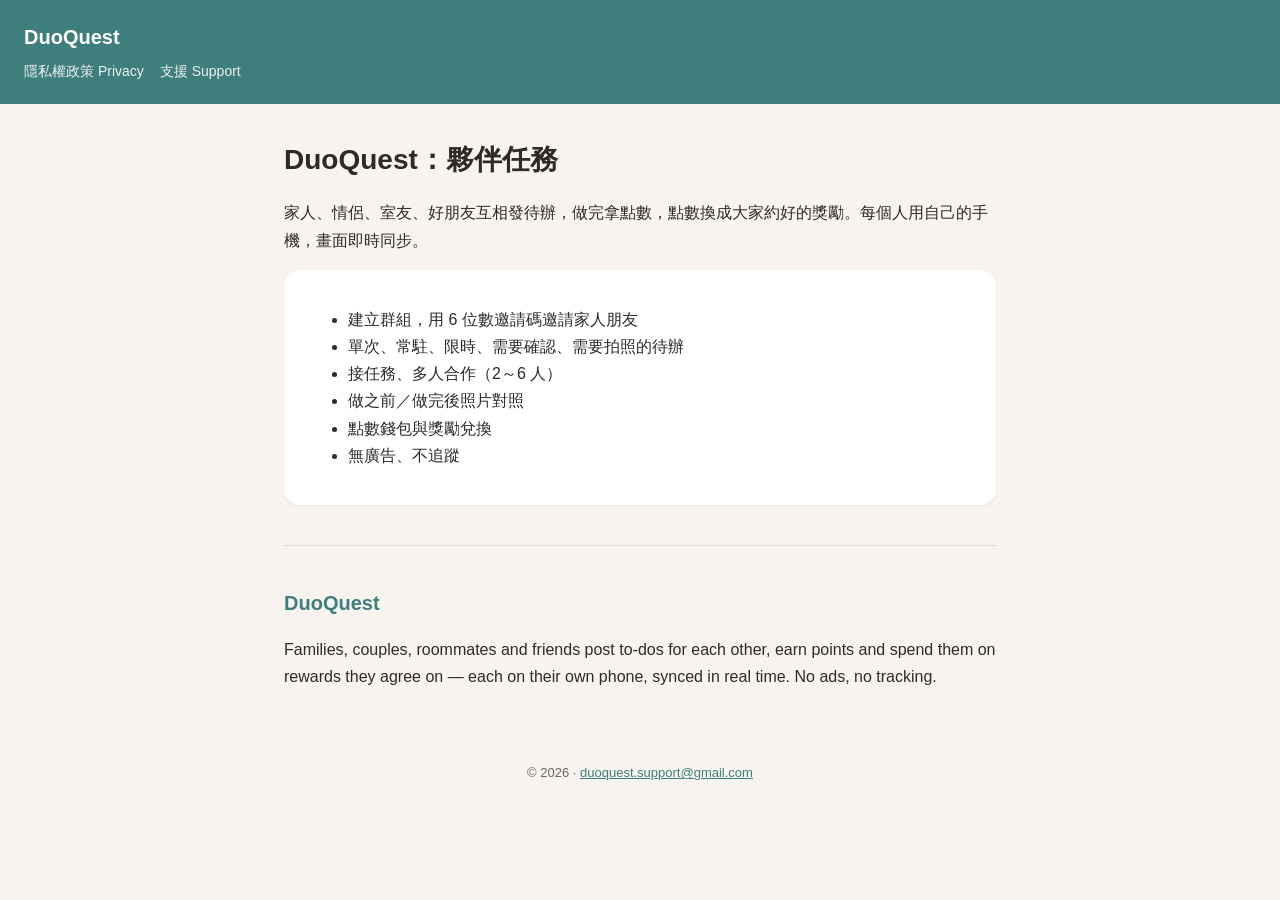
<file: index.html>
<!DOCTYPE html>
<html lang="zh-Hant">
<head>
<meta charset="utf-8">
<meta name="viewport" content="width=device-width, initial-scale=1">
<title>DuoQuest：夥伴任務</title>
<link rel="stylesheet" href="style.css">
</head>
<body>
<header><a href="./">DuoQuest</a>
<nav><a href="privacy.html">隱私權政策 Privacy</a><a href="support.html">支援 Support</a></nav></header>
<main>
<h1>DuoQuest：夥伴任務</h1>
<p>家人、情侶、室友、好朋友互相發待辦，做完拿點數，點數換成大家約好的獎勵。每個人用自己的手機，畫面即時同步。</p>
<div class="card">
<ul>
<li>建立群組，用 6 位數邀請碼邀請家人朋友</li>
<li>單次、常駐、限時、需要確認、需要拍照的待辦</li>
<li>接任務、多人合作（2～6 人）</li>
<li>做之前／做完後照片對照</li>
<li>點數錢包與獎勵兌換</li>
<li>無廣告、不追蹤</li>
</ul>
</div>
<div class="lang">
<h2>DuoQuest</h2>
<p>Families, couples, roommates and friends post to-dos for each other, earn points and spend them on rewards they agree on — each on their own phone, synced in real time. No ads, no tracking.</p>
</div>
</main>
<footer>© 2026 · <a href="mailto:duoquest.support@gmail.com">duoquest.support@gmail.com</a></footer>
</body>
</html>
</file>
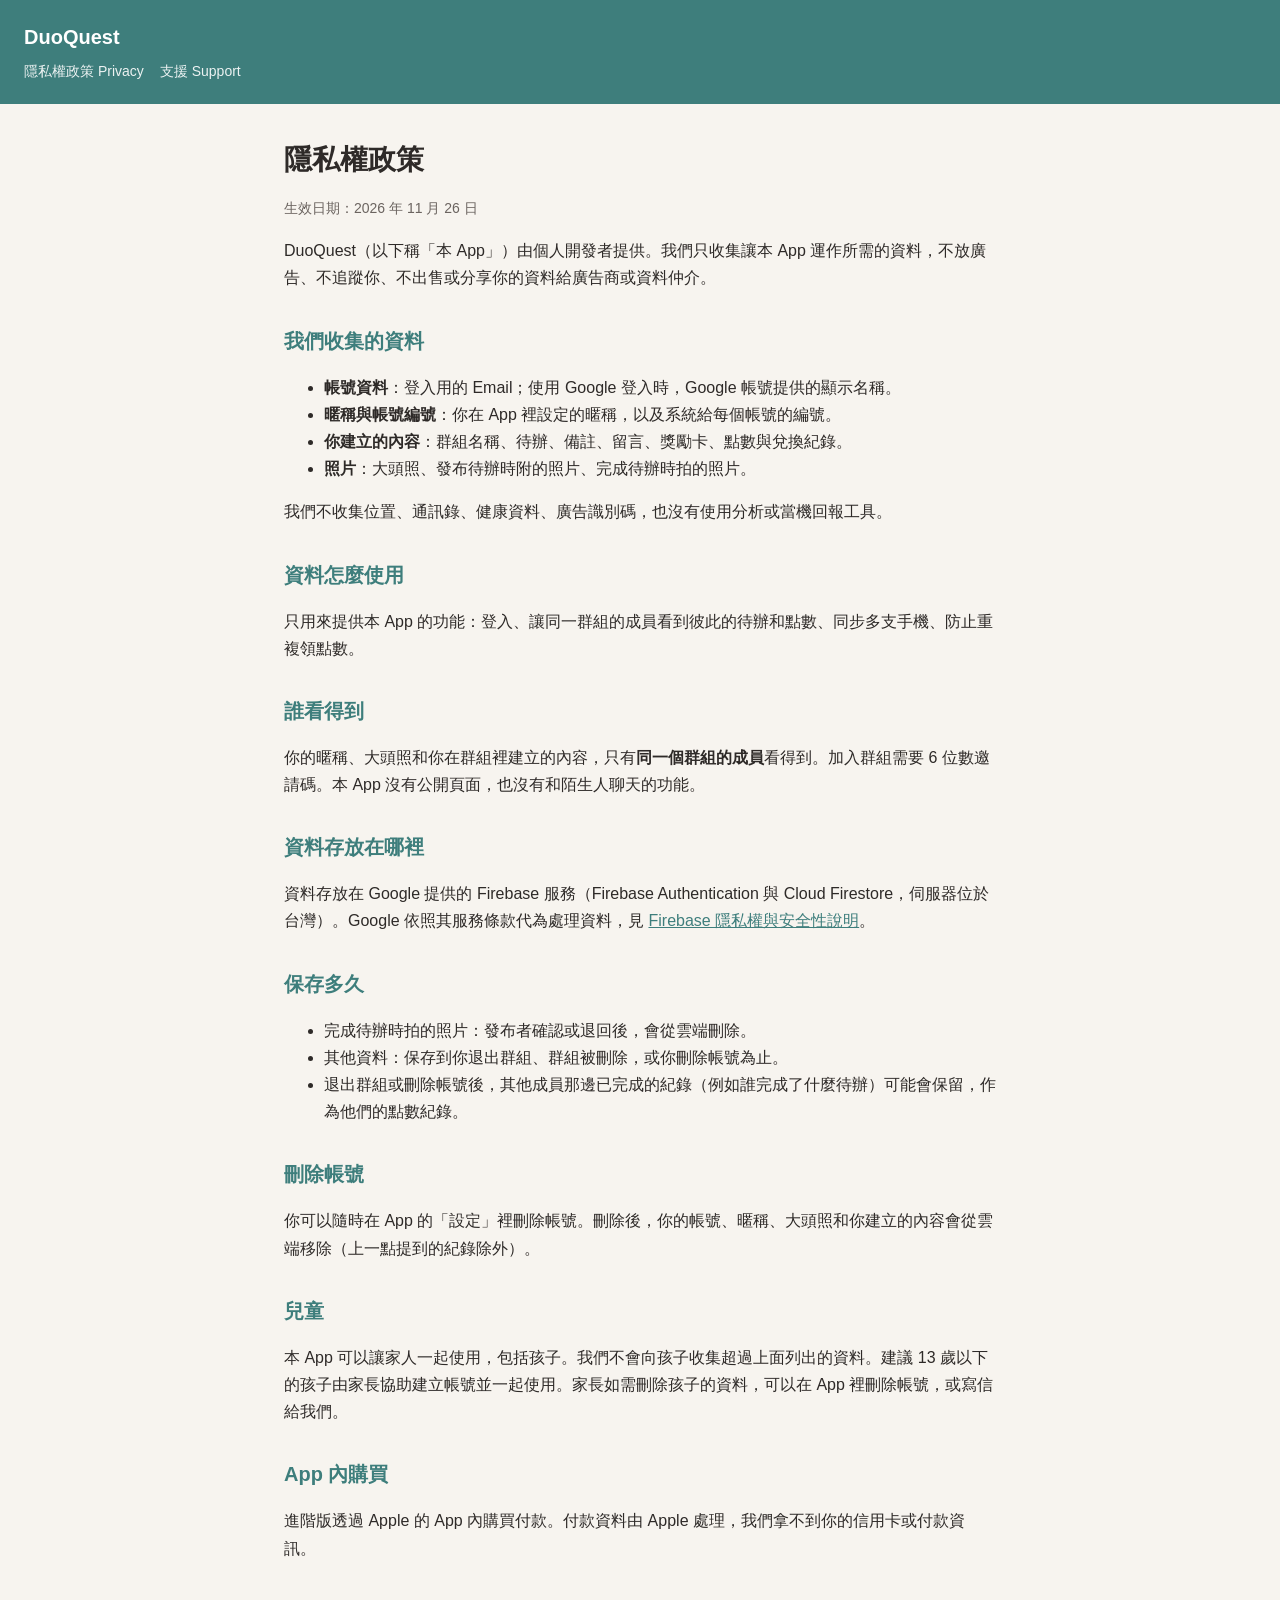
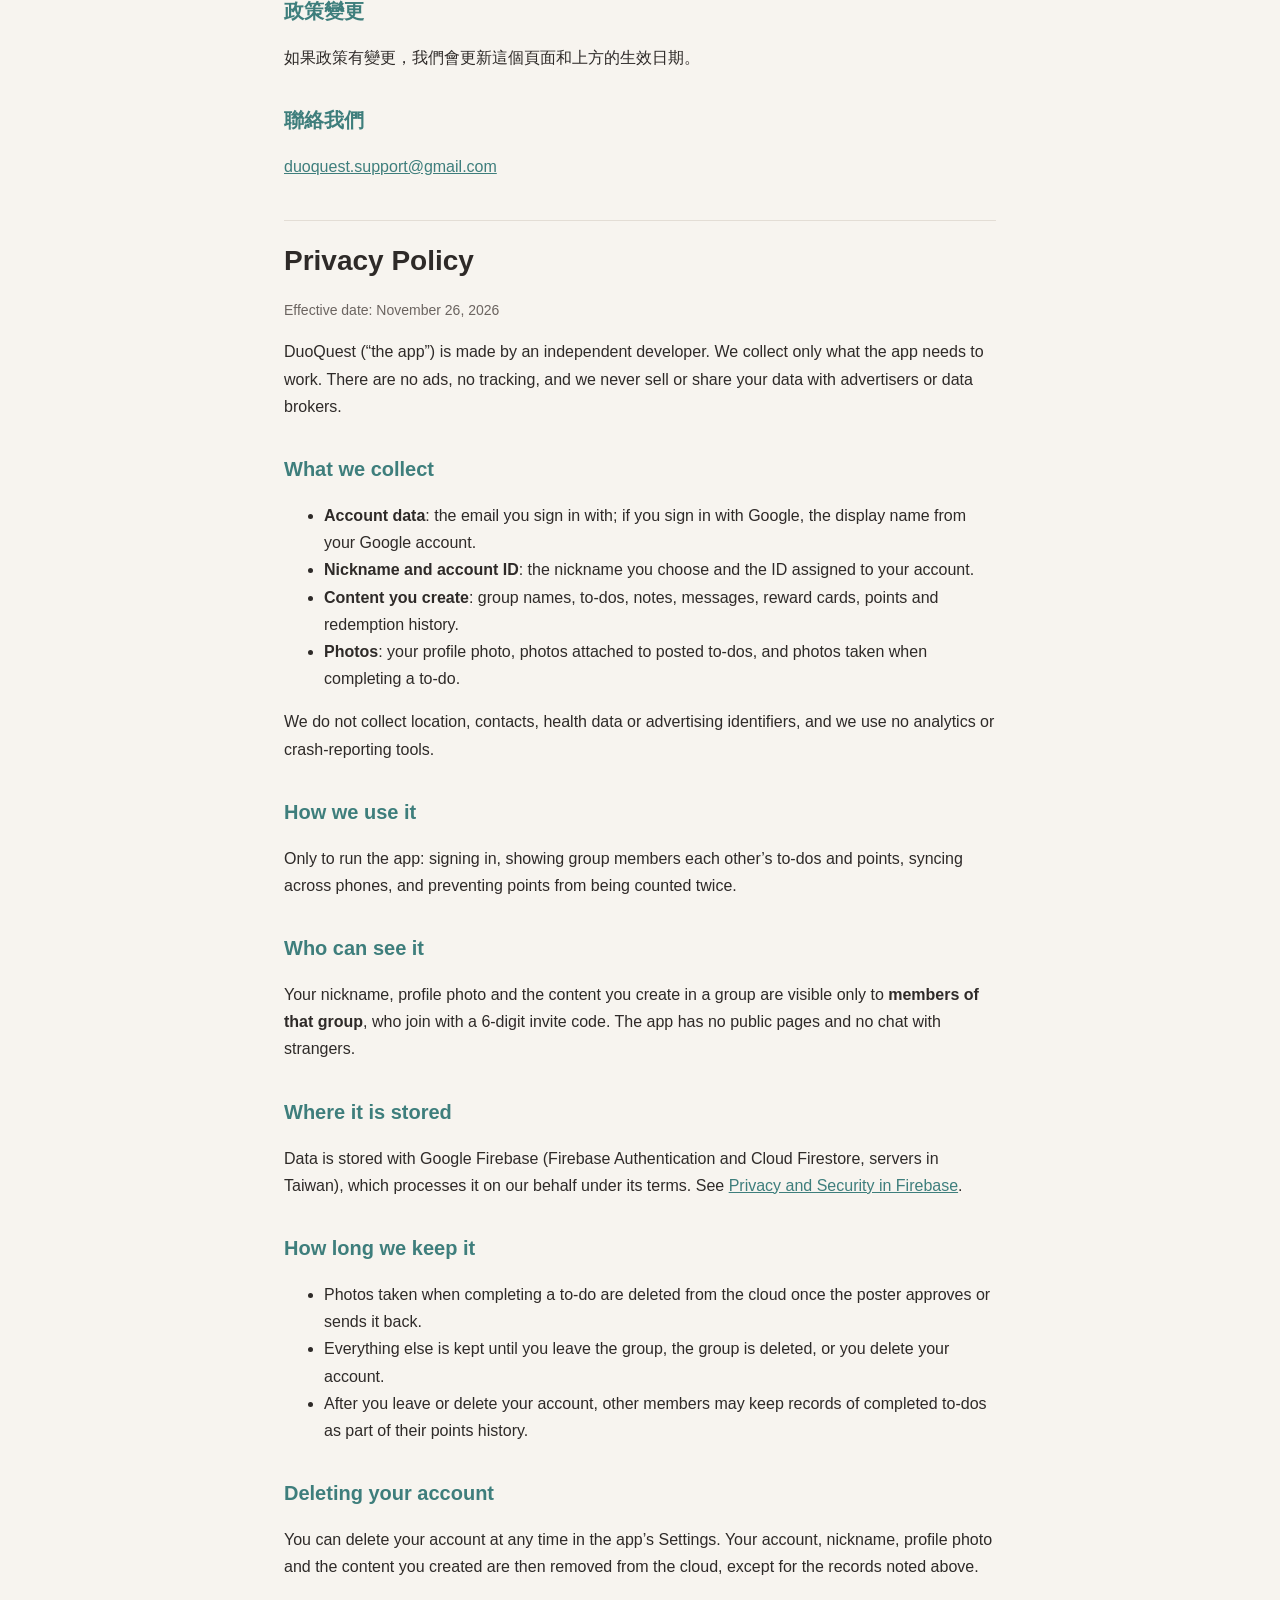
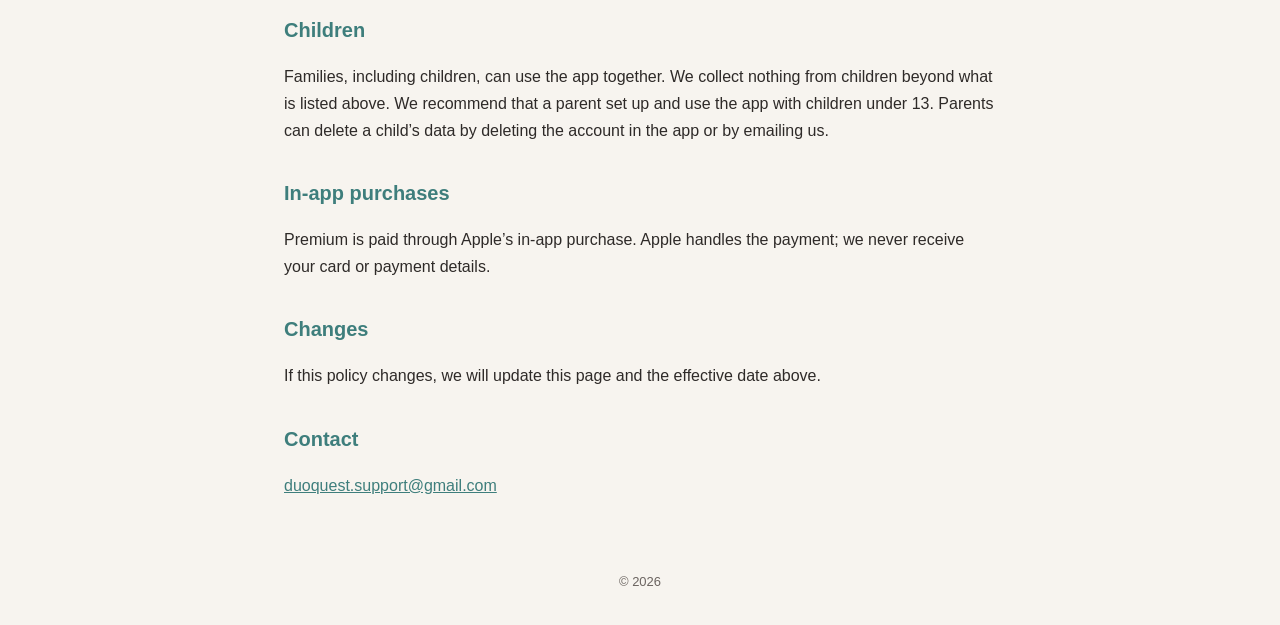
<file: privacy.html>
<!DOCTYPE html>
<html lang="zh-Hant">
<head>
<meta charset="utf-8">
<meta name="viewport" content="width=device-width, initial-scale=1">
<title>DuoQuest 隱私權政策 Privacy Policy</title>
<link rel="stylesheet" href="style.css">
</head>
<body>
<header><a href="./">DuoQuest</a>
<nav><a href="privacy.html">隱私權政策 Privacy</a><a href="support.html">支援 Support</a></nav></header>
<main>
<h1>隱私權政策</h1>
<p class="muted">生效日期：2026 年 11 月 26 日</p>
<p>DuoQuest（以下稱「本 App」）由個人開發者提供。我們只收集讓本 App 運作所需的資料，不放廣告、不追蹤你、不出售或分享你的資料給廣告商或資料仲介。</p>

<h2>我們收集的資料</h2>
<ul>
<li><strong>帳號資料</strong>：登入用的 Email；使用 Google 登入時，Google 帳號提供的顯示名稱。</li>
<li><strong>暱稱與帳號編號</strong>：你在 App 裡設定的暱稱，以及系統給每個帳號的編號。</li>
<li><strong>你建立的內容</strong>：群組名稱、待辦、備註、留言、獎勵卡、點數與兌換紀錄。</li>
<li><strong>照片</strong>：大頭照、發布待辦時附的照片、完成待辦時拍的照片。</li>
</ul>
<p>我們不收集位置、通訊錄、健康資料、廣告識別碼，也沒有使用分析或當機回報工具。</p>

<h2>資料怎麼使用</h2>
<p>只用來提供本 App 的功能：登入、讓同一群組的成員看到彼此的待辦和點數、同步多支手機、防止重複領點數。</p>

<h2>誰看得到</h2>
<p>你的暱稱、大頭照和你在群組裡建立的內容，只有<strong>同一個群組的成員</strong>看得到。加入群組需要 6 位數邀請碼。本 App 沒有公開頁面，也沒有和陌生人聊天的功能。</p>

<h2>資料存放在哪裡</h2>
<p>資料存放在 Google 提供的 Firebase 服務（Firebase Authentication 與 Cloud Firestore，伺服器位於台灣）。Google 依照其服務條款代為處理資料，見 <a href="https://firebase.google.com/support/privacy">Firebase 隱私權與安全性說明</a>。</p>

<h2>保存多久</h2>
<ul>
<li>完成待辦時拍的照片：發布者確認或退回後，會從雲端刪除。</li>
<li>其他資料：保存到你退出群組、群組被刪除，或你刪除帳號為止。</li>
<li>退出群組或刪除帳號後，其他成員那邊已完成的紀錄（例如誰完成了什麼待辦）可能會保留，作為他們的點數紀錄。</li>
</ul>

<h2>刪除帳號</h2>
<p>你可以隨時在 App 的「設定」裡刪除帳號。刪除後，你的帳號、暱稱、大頭照和你建立的內容會從雲端移除（上一點提到的紀錄除外）。</p>

<h2>兒童</h2>
<p>本 App 可以讓家人一起使用，包括孩子。我們不會向孩子收集超過上面列出的資料。建議 13 歲以下的孩子由家長協助建立帳號並一起使用。家長如需刪除孩子的資料，可以在 App 裡刪除帳號，或寫信給我們。</p>

<h2>App 內購買</h2>
<p>進階版透過 Apple 的 App 內購買付款。付款資料由 Apple 處理，我們拿不到你的信用卡或付款資訊。</p>

<h2>政策變更</h2>
<p>如果政策有變更，我們會更新這個頁面和上方的生效日期。</p>

<h2>聯絡我們</h2>
<p><a href="mailto:duoquest.support@gmail.com">duoquest.support@gmail.com</a></p>

<div class="lang">
<h1>Privacy Policy</h1>
<p class="muted">Effective date: November 26, 2026</p>
<p>DuoQuest (“the app”) is made by an independent developer. We collect only what the app needs to work. There are no ads, no tracking, and we never sell or share your data with advertisers or data brokers.</p>

<h2>What we collect</h2>
<ul>
<li><strong>Account data</strong>: the email you sign in with; if you sign in with Google, the display name from your Google account.</li>
<li><strong>Nickname and account ID</strong>: the nickname you choose and the ID assigned to your account.</li>
<li><strong>Content you create</strong>: group names, to-dos, notes, messages, reward cards, points and redemption history.</li>
<li><strong>Photos</strong>: your profile photo, photos attached to posted to-dos, and photos taken when completing a to-do.</li>
</ul>
<p>We do not collect location, contacts, health data or advertising identifiers, and we use no analytics or crash-reporting tools.</p>

<h2>How we use it</h2>
<p>Only to run the app: signing in, showing group members each other’s to-dos and points, syncing across phones, and preventing points from being counted twice.</p>

<h2>Who can see it</h2>
<p>Your nickname, profile photo and the content you create in a group are visible only to <strong>members of that group</strong>, who join with a 6-digit invite code. The app has no public pages and no chat with strangers.</p>

<h2>Where it is stored</h2>
<p>Data is stored with Google Firebase (Firebase Authentication and Cloud Firestore, servers in Taiwan), which processes it on our behalf under its terms. See <a href="https://firebase.google.com/support/privacy">Privacy and Security in Firebase</a>.</p>

<h2>How long we keep it</h2>
<ul>
<li>Photos taken when completing a to-do are deleted from the cloud once the poster approves or sends it back.</li>
<li>Everything else is kept until you leave the group, the group is deleted, or you delete your account.</li>
<li>After you leave or delete your account, other members may keep records of completed to-dos as part of their points history.</li>
</ul>

<h2>Deleting your account</h2>
<p>You can delete your account at any time in the app’s Settings. Your account, nickname, profile photo and the content you created are then removed from the cloud, except for the records noted above.</p>

<h2>Children</h2>
<p>Families, including children, can use the app together. We collect nothing from children beyond what is listed above. We recommend that a parent set up and use the app with children under 13. Parents can delete a child’s data by deleting the account in the app or by emailing us.</p>

<h2>In-app purchases</h2>
<p>Premium is paid through Apple’s in-app purchase. Apple handles the payment; we never receive your card or payment details.</p>

<h2>Changes</h2>
<p>If this policy changes, we will update this page and the effective date above.</p>

<h2>Contact</h2>
<p><a href="mailto:duoquest.support@gmail.com">duoquest.support@gmail.com</a></p>
</div>
</main>
<footer>© 2026</footer>
</body>
</html>
</file>
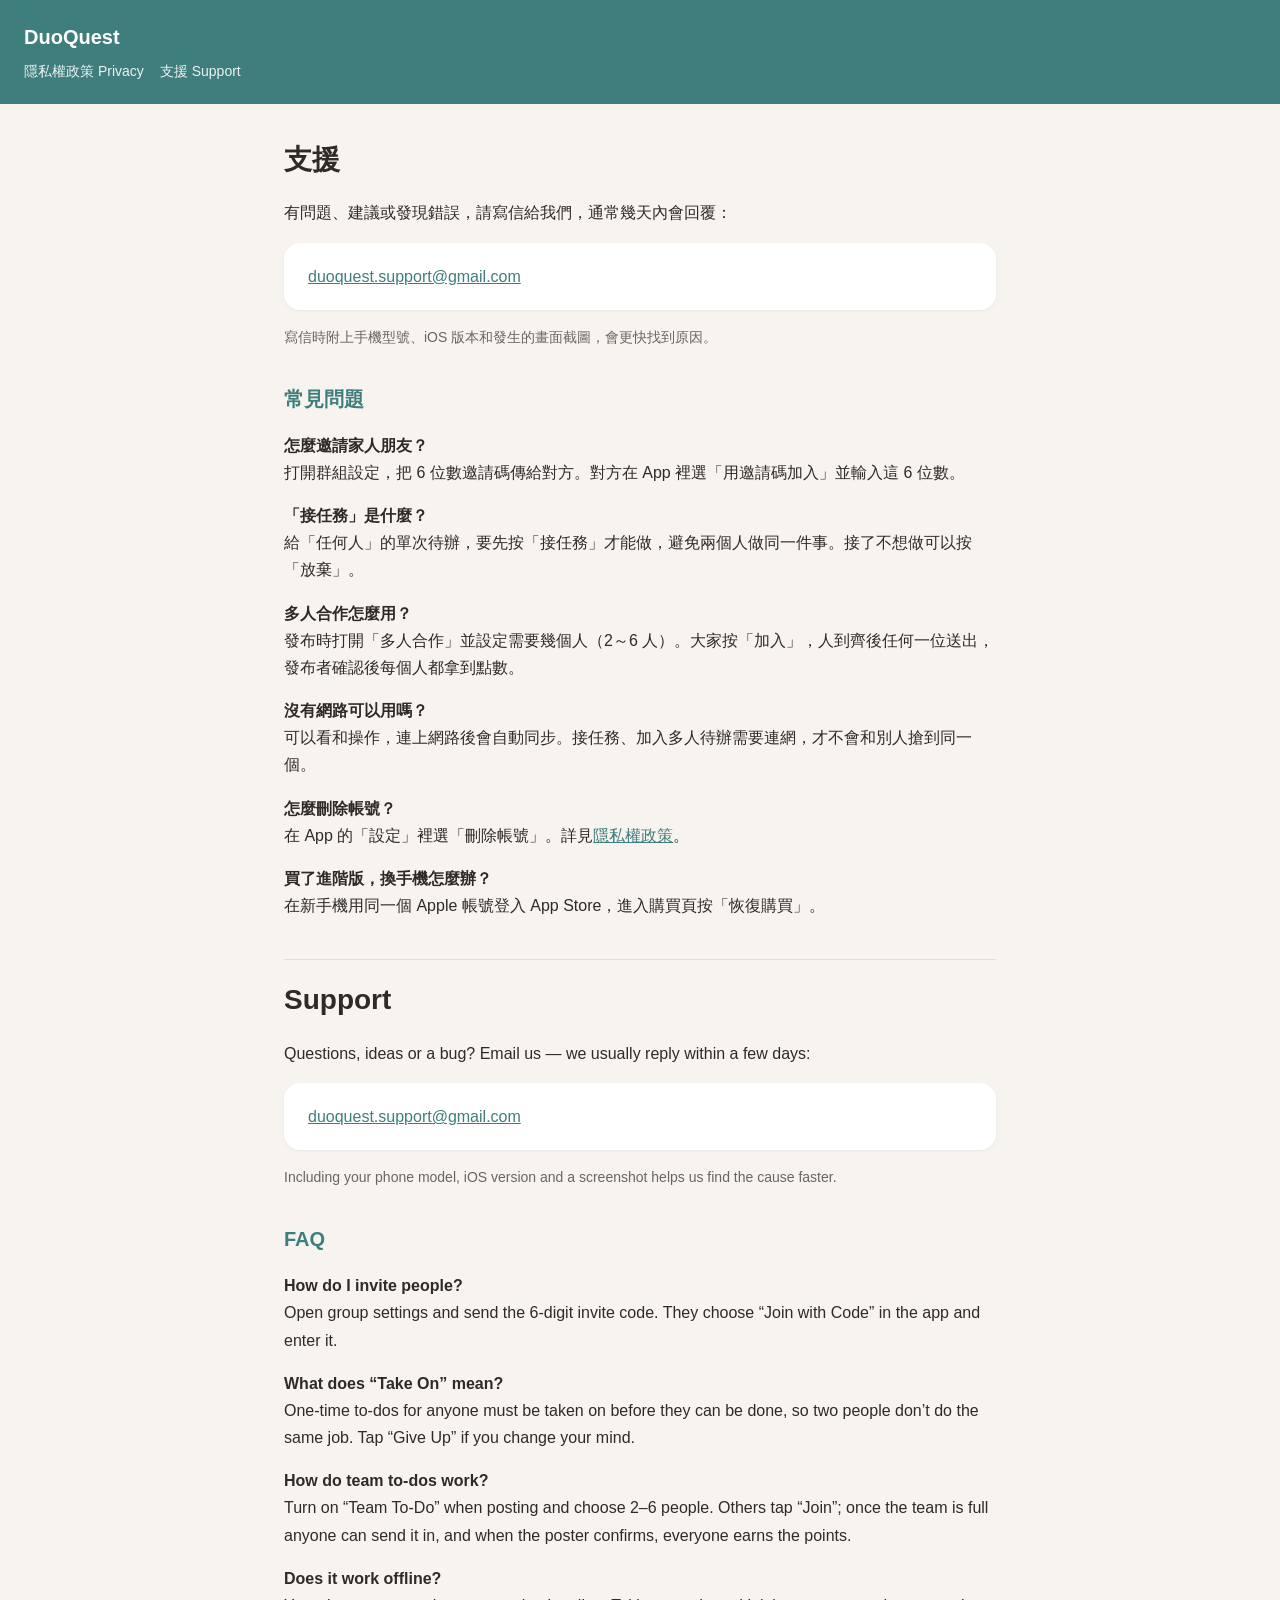
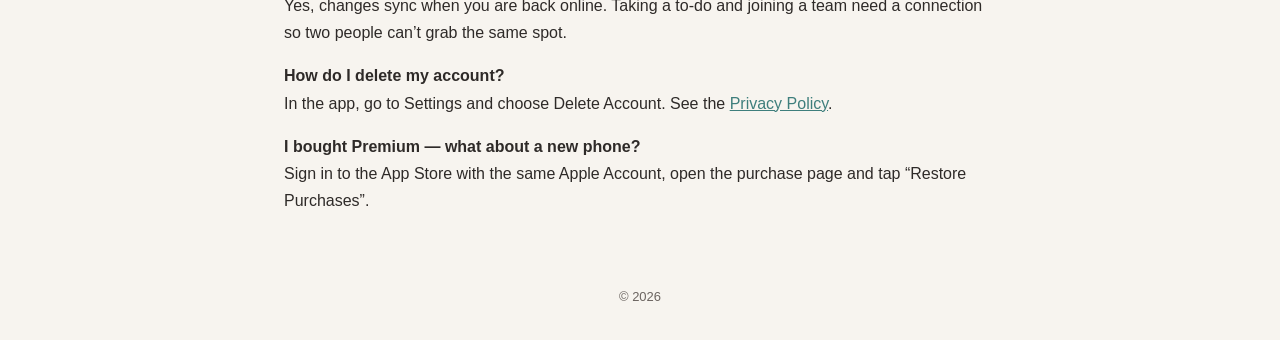
<file: support.html>
<!DOCTYPE html>
<html lang="zh-Hant">
<head>
<meta charset="utf-8">
<meta name="viewport" content="width=device-width, initial-scale=1">
<title>DuoQuest 支援 Support</title>
<link rel="stylesheet" href="style.css">
</head>
<body>
<header><a href="./">DuoQuest</a>
<nav><a href="privacy.html">隱私權政策 Privacy</a><a href="support.html">支援 Support</a></nav></header>
<main>
<h1>支援</h1>
<p>有問題、建議或發現錯誤，請寫信給我們，通常幾天內會回覆：</p>
<div class="card"><a href="mailto:duoquest.support@gmail.com">duoquest.support@gmail.com</a></div>
<p class="muted">寫信時附上手機型號、iOS 版本和發生的畫面截圖，會更快找到原因。</p>

<h2>常見問題</h2>
<p><strong>怎麼邀請家人朋友？</strong><br>打開群組設定，把 6 位數邀請碼傳給對方。對方在 App 裡選「用邀請碼加入」並輸入這 6 位數。</p>
<p><strong>「接任務」是什麼？</strong><br>給「任何人」的單次待辦，要先按「接任務」才能做，避免兩個人做同一件事。接了不想做可以按「放棄」。</p>
<p><strong>多人合作怎麼用？</strong><br>發布時打開「多人合作」並設定需要幾個人（2～6 人）。大家按「加入」，人到齊後任何一位送出，發布者確認後每個人都拿到點數。</p>
<p><strong>沒有網路可以用嗎？</strong><br>可以看和操作，連上網路後會自動同步。接任務、加入多人待辦需要連網，才不會和別人搶到同一個。</p>
<p><strong>怎麼刪除帳號？</strong><br>在 App 的「設定」裡選「刪除帳號」。詳見<a href="privacy.html">隱私權政策</a>。</p>
<p><strong>買了進階版，換手機怎麼辦？</strong><br>在新手機用同一個 Apple 帳號登入 App Store，進入購買頁按「恢復購買」。</p>

<div class="lang">
<h1>Support</h1>
<p>Questions, ideas or a bug? Email us — we usually reply within a few days:</p>
<div class="card"><a href="mailto:duoquest.support@gmail.com">duoquest.support@gmail.com</a></div>
<p class="muted">Including your phone model, iOS version and a screenshot helps us find the cause faster.</p>

<h2>FAQ</h2>
<p><strong>How do I invite people?</strong><br>Open group settings and send the 6-digit invite code. They choose “Join with Code” in the app and enter it.</p>
<p><strong>What does “Take On” mean?</strong><br>One-time to-dos for anyone must be taken on before they can be done, so two people don’t do the same job. Tap “Give Up” if you change your mind.</p>
<p><strong>How do team to-dos work?</strong><br>Turn on “Team To-Do” when posting and choose 2–6 people. Others tap “Join”; once the team is full anyone can send it in, and when the poster confirms, everyone earns the points.</p>
<p><strong>Does it work offline?</strong><br>Yes, changes sync when you are back online. Taking a to-do and joining a team need a connection so two people can’t grab the same spot.</p>
<p><strong>How do I delete my account?</strong><br>In the app, go to Settings and choose Delete Account. See the <a href="privacy.html">Privacy Policy</a>.</p>
<p><strong>I bought Premium — what about a new phone?</strong><br>Sign in to the App Store with the same Apple Account, open the purchase page and tap “Restore Purchases”.</p>
</div>
</main>
<footer>© 2026</footer>
</body>
</html>
</file>
<file: style.css>
:root{--q:#3E7E7C;--d:#F0C07A;--warm:#CB8060;--bg:#F7F4EF;--ink:#2E2A28;--muted:#6B6460}
*{box-sizing:border-box}
body{margin:0;font-family:-apple-system,BlinkMacSystemFont,"PingFang TC","Noto Sans TC",sans-serif;background:var(--bg);color:var(--ink);line-height:1.7}
header{background:var(--q);color:#fff;padding:20px 24px}
header a{color:#fff;text-decoration:none;font-weight:700;font-size:20px}
header nav{margin-top:6px;font-size:14px}
header nav a{font-weight:400;font-size:14px;margin-right:16px;opacity:.9}
main{max-width:760px;margin:0 auto;padding:24px}
h1{font-size:28px;margin:8px 0 4px}
h2{font-size:20px;margin:32px 0 8px;color:var(--q)}
.muted{color:var(--muted);font-size:14px}
.card{background:#fff;border-radius:16px;padding:20px 24px;margin:16px 0;box-shadow:0 1px 3px rgba(0,0,0,.06)}
.lang{border-top:1px solid #e3ddd5;margin-top:40px;padding-top:8px}
a{color:var(--q)}
footer{text-align:center;color:var(--muted);font-size:13px;padding:32px 16px}
.brand span:first-child{color:var(--d)}
</file>
